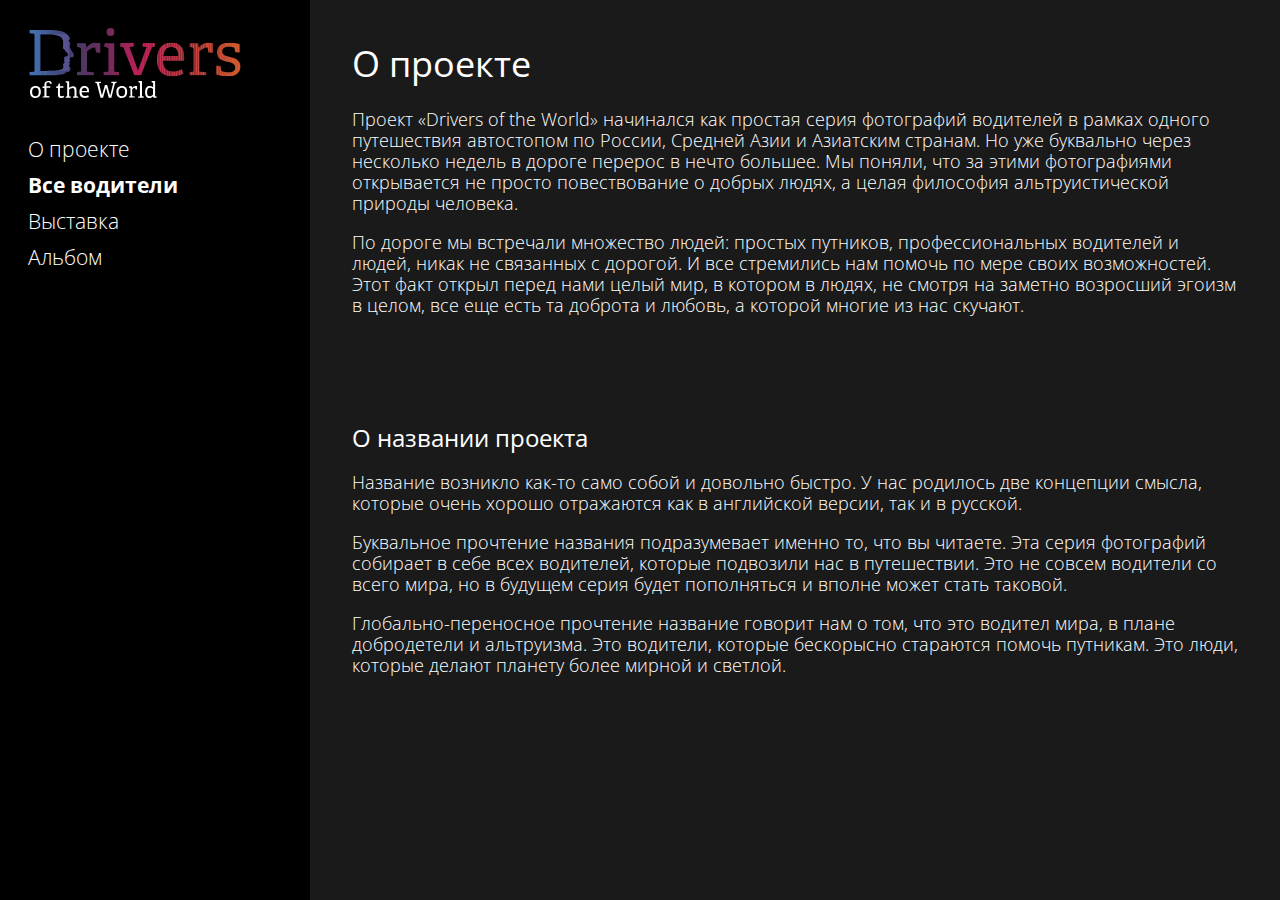
<file: develop/index.html>
<!DOCTYPE html>
<html>
  <head>
    <link href="http://fonts.googleapis.com/css?family=Open+Sans:400,300,700&amp;subset=cyrillic,latin" rel="stylesheet" type="text/css">
    <link rel="stylesheet" href="css/application.css">
  </head>
  <body>
    <div class="main">
      <aside class="aside"><a href="#" class="logo"><img src="images/logo_full.svg" width="214" height="70" class="logo-full"><img src="images/logo_small.svg" width="46" height="46" class="logo-small"></a>
        <nav class="nav">
          <ul class="nav-list">
            <li class="nav-item"><a href="javascript:void(0);" class="nav-link">О проекте</a></li>
            <li class="nav-item active">Все водители</li>
            <li class="nav-item"><a href="javascript:void(0);" class="nav-link">Выставка</a></li>
            <li class="nav-item"><a href="javascript:void(0);" class="nav-link">Альбом</a></li>
          </ul>
        </nav>
        <div class="route-summary">
          <h1 class="route-driver-name">Тынгыз</h1><a href="javascript:void(0);" class="route-namelink"><i class="icon-chain pull-right"></i><i class="icon-path"></i>Нижний Новгород — Йошкар-Ола</a>
          <p>Один из примеров доброты дальнобойщиков. Мы прекрасно и весело пообщались, рассказали друг другу много историй. Тынгыз проявил инициативу, и нашел нам следующую машину по рации уже под вечер, когда мы могли застрять.</p>
          <nav class="route-service-links">
            <ul>
              <li><a href="javascript:void(0);"><i class="icon-cool"></i>Водитель крут</a></li>
              <li><a href="javascript:void(0);"><i class="icon-share"></i>Показать друзьям</a></li>
            </ul>
          </nav>
        </div>
      </aside>
      <div class="content">
        <div class="wysiwyg-content">
          <h1>О проекте</h1>
          <p>Проект «Drivers of the World» начинался как простая серия фотографий водителей в рамках одного путешествия автостопом по России, Средней Азии и Азиатским странам. Но уже буквально через несколько недель в дороге перерос в нечто большее. Мы поняли, что за этими фотографиями открывается не просто повествование о добрых людях, а целая философия альтруистической природы человека.</p>
          <p>По дороге мы встречали множество людей: простых путников, профессиональных водителей и людей, никак не связанных с дорогой. И все стремились нам помочь по мере своих возможностей. Этот факт открыл перед нами целый мир, в котором в людях, не смотря на заметно возросший эгоизм в целом, все еще есть та доброта и любовь, а которой многие из нас скучают.</p>
          <h2>О названии проекта</h2>
          <p>Название возникло как-то само собой и довольно быстро. У нас родилось две концепции смысла, которые очень хорошо отражаются как в английской версии, так и в русской.</p>
          <p>Буквальное прочтение названия подразумевает именно то, что вы читаете. Эта серия фотографий собирает в себе всех водителей, которые подвозили нас в путешествии. Это не совсем водители со всего мира, но в будущем серия будет пополняться и вполне может стать таковой.</p>
          <p>Глобально-переносное прочтение название говорит нам о том, что это водител мира, в плане добродетели и альтруизма. Это водители, которые бескорысно стараются помочь путникам. Это люди, которые делают планету более мирной и светлой.</p>
        </div>
      </div>
    </div>
    <script src="https://code.jquery.com/jquery-2.1.3.min.js"></script>
    <script src="js/application.js"></script>
  </body>
</html>
</file>
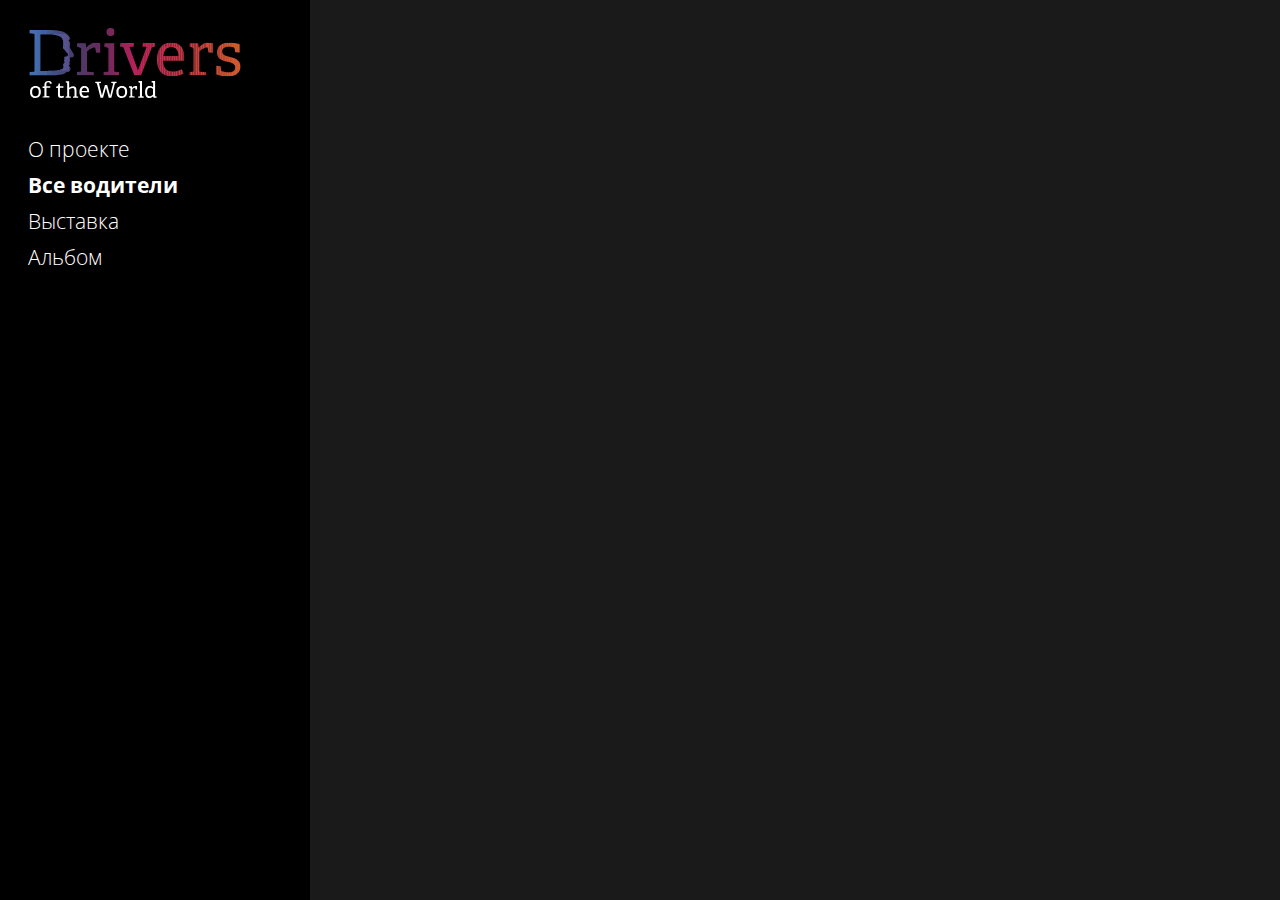
<file: develop/list.html>
<!DOCTYPE html>
<html>
  <head>
    <link href="http://fonts.googleapis.com/css?family=Open+Sans:400,300,700&amp;subset=cyrillic,latin" rel="stylesheet" type="text/css">
    <link rel="stylesheet" href="css/application.css">
  </head>
  <body>
    <div class="main">
      <aside class="aside"><a href="#" class="logo"><img src="images/logo_full.svg" width="214" height="70" class="logo-full"><img src="images/logo_small.svg" width="46" height="46" class="logo-small"></a>
        <nav class="nav">
          <ul class="nav-list">
            <li class="nav-item"><a href="javascript:void(0);" class="nav-link">О проекте</a></li>
            <li class="nav-item active">Все водители</li>
            <li class="nav-item"><a href="javascript:void(0);" class="nav-link">Выставка</a></li>
            <li class="nav-item"><a href="javascript:void(0);" class="nav-link">Альбом</a></li>
          </ul>
        </nav>
        <div class="route-summary">
          <h1 class="route-driver-name">Тынгыз</h1><a href="javascript:void(0);" class="route-namelink"><i class="icon-chain pull-right"></i><i class="icon-path"></i>Нижний Новгород — Йошкар-Ола</a>
          <p>Один из примеров доброты дальнобойщиков. Мы прекрасно и весело пообщались, рассказали друг другу много историй. Тынгыз проявил инициативу, и нашел нам следующую машину по рации уже под вечер, когда мы могли застрять.</p>
          <nav class="route-service-links">
            <ul>
              <li><a href="javascript:void(0);"><i class="icon-cool"></i>Водитель крут</a></li>
              <li><a href="javascript:void(0);"><i class="icon-share"></i>Показать друзьям</a></li>
            </ul>
          </nav>
        </div>
      </aside>
      <div class="content">
        <div class="drivers-gallery">
          <div style="background-image:url('http://lorempixel.com/g/640/250')" class="driver-item"></div>
          <div style="background-image:url('http://lorempixel.com/g/640/251')" class="driver-item"></div>
          <div style="background-image:url('http://lorempixel.com/g/640/252')" class="driver-item"></div>
          <div style="background-image:url('http://lorempixel.com/g/640/253')" class="driver-item"></div>
          <div style="background-image:url('http://lorempixel.com/g/640/254')" class="driver-item"></div>
          <div style="background-image:url('http://lorempixel.com/g/640/255')" class="driver-item"></div>
          <div style="background-image:url('http://lorempixel.com/g/640/256')" class="driver-item"></div>
          <div style="background-image:url('http://lorempixel.com/g/640/257')" class="driver-item"></div>
          <div style="background-image:url('http://lorempixel.com/g/640/258')" class="driver-item"></div>
        </div>
      </div>
    </div>
    <script src="https://code.jquery.com/jquery-2.1.3.min.js"></script>
    <script src="js/application.js"></script>
  </body>
</html>
</file>
<file: develop/css/application.css>
/*! normalize.css v3.0.2 | MIT License | git.io/normalize */

/**
 * 1. Set default font family to sans-serif.
 * 2. Prevent iOS text size adjust after orientation change, without disabling
 *    user zoom.
 */

html {
  font-family: sans-serif; /* 1 */
  -ms-text-size-adjust: 100%; /* 2 */
  -webkit-text-size-adjust: 100%; /* 2 */
}

/**
 * Remove default margin.
 */

body {
  margin: 0;
}

/* HTML5 display definitions
   ========================================================================== */

/**
 * Correct `block` display not defined for any HTML5 element in IE 8/9.
 * Correct `block` display not defined for `details` or `summary` in IE 10/11
 * and Firefox.
 * Correct `block` display not defined for `main` in IE 11.
 */

article,
aside,
details,
figcaption,
figure,
footer,
header,
hgroup,
main,
menu,
nav,
section,
summary {
  display: block;
}

/**
 * 1. Correct `inline-block` display not defined in IE 8/9.
 * 2. Normalize vertical alignment of `progress` in Chrome, Firefox, and Opera.
 */

audio,
canvas,
progress,
video {
  display: inline-block; /* 1 */
  vertical-align: baseline; /* 2 */
}

/**
 * Prevent modern browsers from displaying `audio` without controls.
 * Remove excess height in iOS 5 devices.
 */

audio:not([controls]) {
  display: none;
  height: 0;
}

/**
 * Address `[hidden]` styling not present in IE 8/9/10.
 * Hide the `template` element in IE 8/9/11, Safari, and Firefox < 22.
 */

[hidden],
template {
  display: none;
}

/* Links
   ========================================================================== */

/**
 * Remove the gray background color from active links in IE 10.
 */

a {
  background-color: transparent;
}

/**
 * Improve readability when focused and also mouse hovered in all browsers.
 */

a:active,
a:hover {
  outline: 0;
}

/* Text-level semantics
   ========================================================================== */

/**
 * Address styling not present in IE 8/9/10/11, Safari, and Chrome.
 */

abbr[title] {
  border-bottom: 1px dotted;
}

/**
 * Address style set to `bolder` in Firefox 4+, Safari, and Chrome.
 */

b,
strong {
  font-weight: bold;
}

/**
 * Address styling not present in Safari and Chrome.
 */

dfn {
  font-style: italic;
}

/**
 * Address variable `h1` font-size and margin within `section` and `article`
 * contexts in Firefox 4+, Safari, and Chrome.
 */

h1 {
  font-size: 2em;
  margin: 0.67em 0;
}

/**
 * Address styling not present in IE 8/9.
 */

mark {
  background: #ff0;
  color: #000;
}

/**
 * Address inconsistent and variable font size in all browsers.
 */

small {
  font-size: 80%;
}

/**
 * Prevent `sub` and `sup` affecting `line-height` in all browsers.
 */

sub,
sup {
  font-size: 75%;
  line-height: 0;
  position: relative;
  vertical-align: baseline;
}

sup {
  top: -0.5em;
}

sub {
  bottom: -0.25em;
}

/* Embedded content
   ========================================================================== */

/**
 * Remove border when inside `a` element in IE 8/9/10.
 */

img {
  border: 0;
}

/**
 * Correct overflow not hidden in IE 9/10/11.
 */

svg:not(:root) {
  overflow: hidden;
}

/* Grouping content
   ========================================================================== */

/**
 * Address margin not present in IE 8/9 and Safari.
 */

figure {
  margin: 1em 40px;
}

/**
 * Address differences between Firefox and other browsers.
 */

hr {
  -moz-box-sizing: content-box;
  box-sizing: content-box;
  height: 0;
}

/**
 * Contain overflow in all browsers.
 */

pre {
  overflow: auto;
}

/**
 * Address odd `em`-unit font size rendering in all browsers.
 */

code,
kbd,
pre,
samp {
  font-family: monospace, monospace;
  font-size: 1em;
}

/* Forms
   ========================================================================== */

/**
 * Known limitation: by default, Chrome and Safari on OS X allow very limited
 * styling of `select`, unless a `border` property is set.
 */

/**
 * 1. Correct color not being inherited.
 *    Known issue: affects color of disabled elements.
 * 2. Correct font properties not being inherited.
 * 3. Address margins set differently in Firefox 4+, Safari, and Chrome.
 */

button,
input,
optgroup,
select,
textarea {
  color: inherit; /* 1 */
  font: inherit; /* 2 */
  margin: 0; /* 3 */
}

/**
 * Address `overflow` set to `hidden` in IE 8/9/10/11.
 */

button {
  overflow: visible;
}

/**
 * Address inconsistent `text-transform` inheritance for `button` and `select`.
 * All other form control elements do not inherit `text-transform` values.
 * Correct `button` style inheritance in Firefox, IE 8/9/10/11, and Opera.
 * Correct `select` style inheritance in Firefox.
 */

button,
select {
  text-transform: none;
}

/**
 * 1. Avoid the WebKit bug in Android 4.0.* where (2) destroys native `audio`
 *    and `video` controls.
 * 2. Correct inability to style clickable `input` types in iOS.
 * 3. Improve usability and consistency of cursor style between image-type
 *    `input` and others.
 */

button,
html input[type="button"], /* 1 */
input[type="reset"],
input[type="submit"] {
  -webkit-appearance: button; /* 2 */
  cursor: pointer; /* 3 */
}

/**
 * Re-set default cursor for disabled elements.
 */

button[disabled],
html input[disabled] {
  cursor: default;
}

/**
 * Remove inner padding and border in Firefox 4+.
 */

button::-moz-focus-inner,
input::-moz-focus-inner {
  border: 0;
  padding: 0;
}

/**
 * Address Firefox 4+ setting `line-height` on `input` using `!important` in
 * the UA stylesheet.
 */

input {
  line-height: normal;
}

/**
 * It's recommended that you don't attempt to style these elements.
 * Firefox's implementation doesn't respect box-sizing, padding, or width.
 *
 * 1. Address box sizing set to `content-box` in IE 8/9/10.
 * 2. Remove excess padding in IE 8/9/10.
 */

input[type="checkbox"],
input[type="radio"] {
  box-sizing: border-box; /* 1 */
  padding: 0; /* 2 */
}

/**
 * Fix the cursor style for Chrome's increment/decrement buttons. For certain
 * `font-size` values of the `input`, it causes the cursor style of the
 * decrement button to change from `default` to `text`.
 */

input[type="number"]::-webkit-inner-spin-button,
input[type="number"]::-webkit-outer-spin-button {
  height: auto;
}

/**
 * 1. Address `appearance` set to `searchfield` in Safari and Chrome.
 * 2. Address `box-sizing` set to `border-box` in Safari and Chrome
 *    (include `-moz` to future-proof).
 */

input[type="search"] {
  -webkit-appearance: textfield; /* 1 */
  -moz-box-sizing: content-box;
  -webkit-box-sizing: content-box; /* 2 */
  box-sizing: content-box;
}

/**
 * Remove inner padding and search cancel button in Safari and Chrome on OS X.
 * Safari (but not Chrome) clips the cancel button when the search input has
 * padding (and `textfield` appearance).
 */

input[type="search"]::-webkit-search-cancel-button,
input[type="search"]::-webkit-search-decoration {
  -webkit-appearance: none;
}

/**
 * Define consistent border, margin, and padding.
 */

fieldset {
  border: 1px solid #c0c0c0;
  margin: 0 2px;
  padding: 0.35em 0.625em 0.75em;
}

/**
 * 1. Correct `color` not being inherited in IE 8/9/10/11.
 * 2. Remove padding so people aren't caught out if they zero out fieldsets.
 */

legend {
  border: 0; /* 1 */
  padding: 0; /* 2 */
}

/**
 * Remove default vertical scrollbar in IE 8/9/10/11.
 */

textarea {
  overflow: auto;
}

/**
 * Don't inherit the `font-weight` (applied by a rule above).
 * NOTE: the default cannot safely be changed in Chrome and Safari on OS X.
 */

optgroup {
  font-weight: bold;
}

/* Tables
   ========================================================================== */

/**
 * Remove most spacing between table cells.
 */

table {
  border-collapse: collapse;
  border-spacing: 0;
}

td,
th {
  padding: 0;
}

.pull-right {
  float: right !important;
}
.pull-left {
  float: left !important;
}
@font-face {
  font-family: 'icomoon';
  src: url("../fonts/icomoon.eot?42risq");
  src: url("../fonts/icomoon.eot?#iefix42risq") format('embedded-opentype'), url("../fonts/icomoon.woff?42risq") format('woff'), url("../fonts/icomoon.ttf?42risq") format('truetype'), url("../fonts/icomoon.svg?42risq#icomoon") format('svg');
  font-weight: normal;
  font-style: normal;
}
[class^="icon-"],
[class*=" icon-"] {
  font-family: 'icomoon';
  speak: none;
  font-style: normal;
  font-weight: normal;
  font-variant: normal;
  text-transform: none;
  line-height: 1;
/* Better Font Rendering =========== */
  -webkit-font-smoothing: antialiased;
  -moz-osx-font-smoothing: grayscale;
}
.icon-cool:before {
  content: "\61";
}
.icon-path:before {
  content: "\62";
}
.icon-chain:before {
  content: "\63";
}
.icon-share:before {
  content: "\64";
}
.icon-arrow2left:before {
  content: "\65";
}
.icon-arrow2right:before {
  content: "\66";
}
html,
body {
  width: 100%;
  height: 100%;
}
body {
  background-color: #1a1a1a;
  color: #fff;
  font-family: "Open Sans";
  font-weight: 400;
}
.main {
  height: 100%;
  min-height: 600px;
  min-width: 800px;
  display: table;
}
.content {
  display: table-cell;
  width: 100%;
  height: 100%;
}
.aside {
  width: 254px;
  padding: 0 28px;
  transition: all 300ms ease;
}
.aside .logo-small {
  display: none;
}
.content {
  margin-left: 310px;
  transition: all 300ms ease;
}
.aside-closed .content {
  margin-left: 78px;
}
.aside-closed .aside {
  width: 46px;
  padding: 0 16px;
}
.aside-closed .aside .logo-small {
  display: block;
}
.aside-closed .aside .logo-full,
.aside-closed .aside .route-summary,
.aside-closed .aside .nav {
  display: none;
}
.driver .aside {
  background: rgba(0,0,0,0.5);
}
.driver .aside-closed .aside {
  background: #000;
}
.aside {
  background: #000;
  height: 100%;
  display: table-cell;
  position: relative;
  vertical-align: top;
}
.aside .logo-small {
  display: none;
}
.logo {
  display: block;
  padding-top: 28px;
  margin-bottom: 28px;
}
.nav {
  font-size: 21px;
  line-height: 36px;
  width: 254px;
}
.nav-item.active {
  font-weight: 700;
}
.nav-list {
  margin: 0;
  padding: 0;
  font-family: "Open Sans";
  font-weight: 300;
  list-style-type: none;
}
.nav-link {
  color: #fff;
  text-decoration: none;
}
.nav-link:hover {
  text-decoration: underline;
}
.no-route-info .route-summary {
  display: none;
}
.driver .route-summary {
  opacity: 1;
}
.route-summary {
  position: absolute;
  bottom: 28px;
  width: 254px;
  opacity: 0;
  transition: opacity 300ms ease;
}
.route-summary.visible {
  opacity: 1;
}
.route-summary a {
  color: #8e8e8e;
  font-size: 10px;
  text-decoration: none;
}
.route-summary a:hover {
  color: #fff;
}
.route-summary p {
  font-size: 12px;
  line-height: 14px;
  margin: 0 0 14px;
}
.route-summary i {
  font-size: 22px;
  top: 5px;
  position: relative;
}
.route-driver-name {
  font-size: 36px;
  margin: 0 0 30px;
}
.route-map {
  display: block;
  margin-bottom: 10px;
}
.route-namelink {
  display: block;
  margin-bottom: 30px;
}
.route-namelink .icon-chain {
  top: 6px;
}
.route-service-links ul {
  margin: 0;
  padding: 0;
  list-style-type: none;
}
.route-service-links li {
  display: inline-block;
  margin-right: 20px;
}
.wysiwyg-content {
  padding: 42px;
}
.wysiwyg-content h1,
.wysiwyg-content h2 {
  margin-top: 0;
}
.wysiwyg-content h1 {
  font-size: 36px;
  line-height: 43px;
  font-weight: 400;
}
.wysiwyg-content h2 {
  font-size: 24px;
  line-height: 28px;
  font-weight: 400;
}
.wysiwyg-content p {
  font-size: 18px;
  line-height: 21px;
  font-weight: 300;
}
.wysiwyg-content p + h2 {
  padding-top: 90px;
}
.drivers-gallery {
  font-size: 0;
}
.driver-item {
  display: inline-block;
  height: 220px;
  width: 33.3%;
  background-repeat: no-repeat;
  background-position: center center;
  position: relative;
  overflow: hidden;
}
.driver-item:after {
  content: '';
  position: absolute;
  width: 110%;
  height: 110%;
  background: #000;
  opacity: 0;
  transition: opacity 300ms ease;
  left: -1px;
  top: -1px;
}
.drivers-gallery:hover .driver-item:after {
  opacity: 0.5;
}
.drivers-gallery:hover .driver-item:hover:after {
  opacity: 0;
}
.driver {
  background-size: cover;
  background-repeat: no-repeat;
  background-position: center center;
}
.driver-gallery {
  position: relative;
  overflow: hidden;
  height: 100%;
}
.driver-gallery img {
  display: inline-block;
  border: 3px solid #fff;
}
.driver-gallery i {
  font-size: 96px;
  position: relative;
  top: -10px;
}
.driver-nav {
  position: absolute;
  height: 100px;
  bottom: 26px;
  opacity: 0.4;
  transition: all 300ms ease;
  text-decoration: none;
  color: #fff;
}
.driver-nav:hover {
  opacity: 1;
}
.prev-driver {
  left: -12px;
}
.prev-driver i {
  margin-right: -20px;
}
.next-driver {
  right: -12px;
}
.next-driver i {
  margin-left: -20px;
}
</file>
